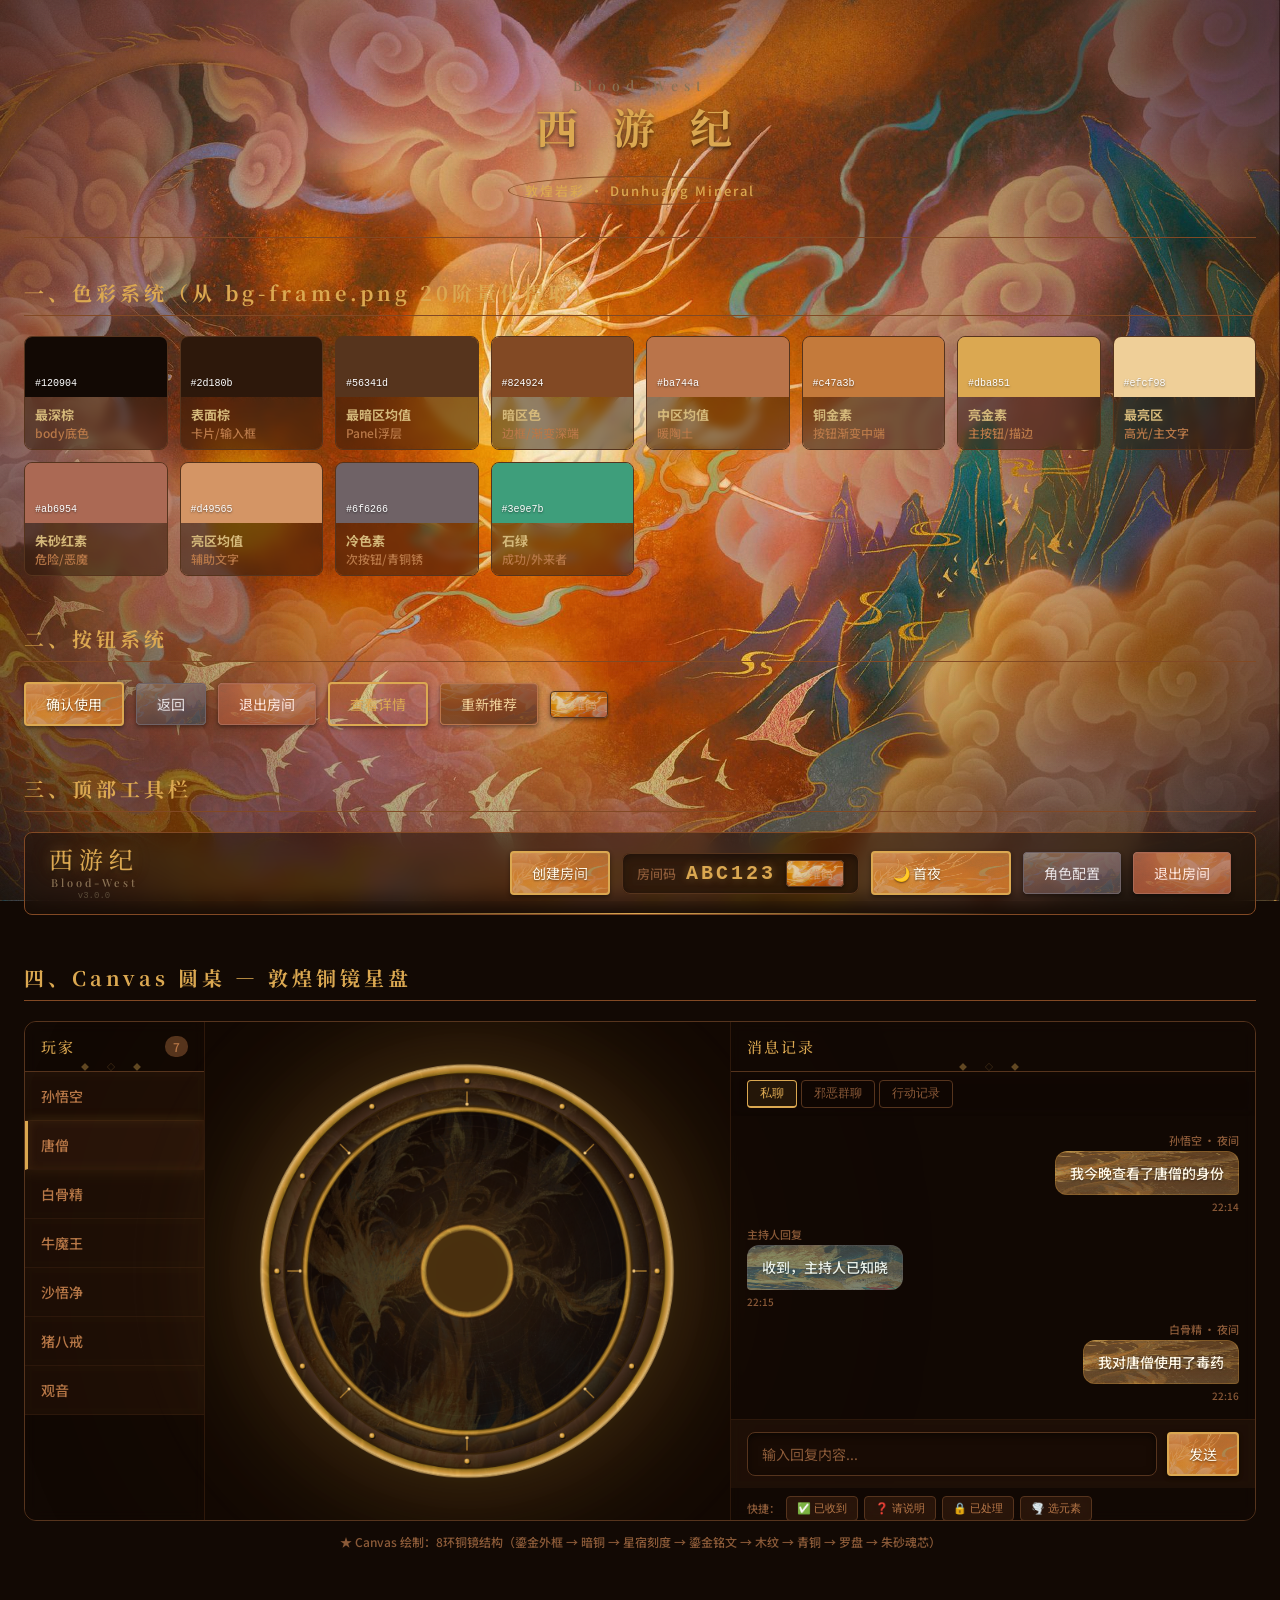
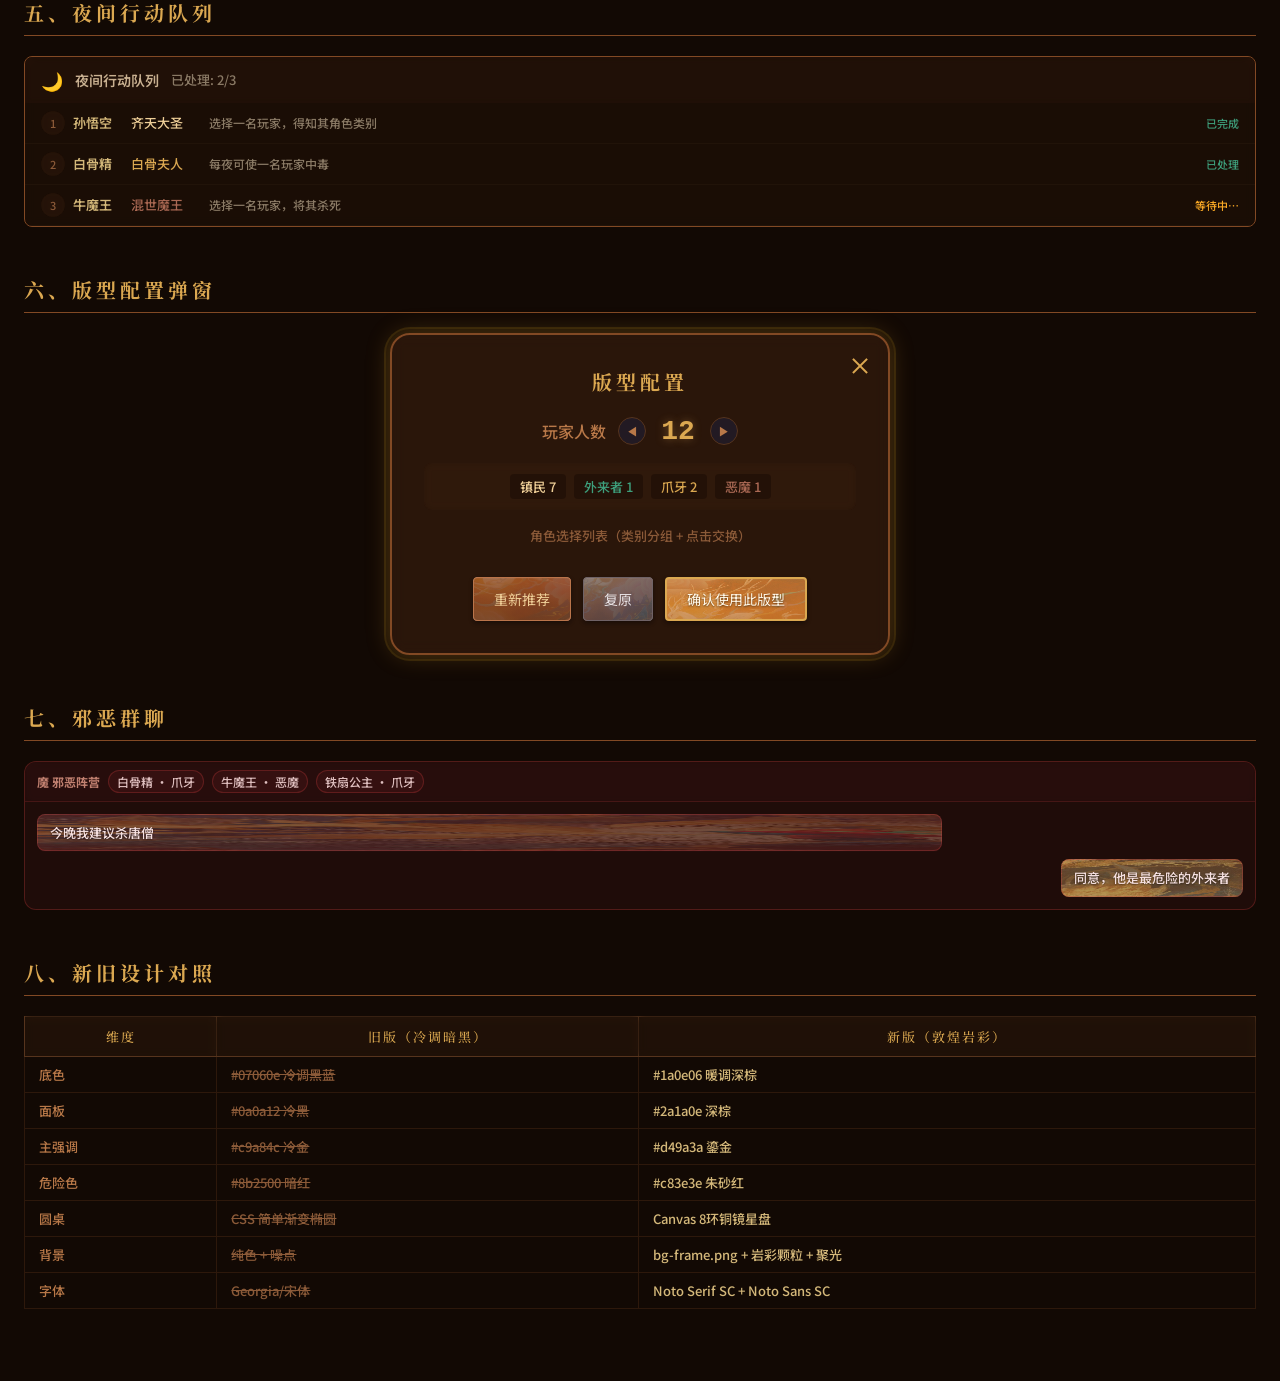
<file: admin/design-preview-dunhuang.html>
<!DOCTYPE html>
<html lang="zh-CN">
<head>
<meta charset="UTF-8">
<meta name="viewport" content="width=device-width, initial-scale=1.0">
<title>西游纪 · 敦煌岩彩设计预览</title>
<link href="https://fonts.googleapis.com/css2?family=Noto+Serif+SC:wght@400;500;600;700&family=Noto+Sans+SC:wght@300;400;500;700&family=Playfair+Display:ital,wght@0,500;0,700;1,500&display=swap" rel="stylesheet">
<style>
/* ============================================================
   敦煌岩彩 · CSS 设计系统变量
   ============================================================ */
:root {
    /* ★ 以下色值均从 bg-frame.png 20阶量化提取 ★ */
    /* 背景层 — 图片暗区 → 最深棕 */
    --bg-deepest:    #120904;   /* 图片最暗像素加深 */
    --bg-deep:       #1f1006;   /* 图片暗区调和 */
    --bg-surface:    #2d180b;   /* 暗区均值 #56341d 的暗化 */
    --bg-elevated:   #3e2212;   /* 中暗过渡 */
    --bg-card:       #4f2e1a;   /* 亮暗交界 */

    /* 鎏金系 — 图片亮金素 #dba851 → 铜金素 #c47a3b → 暗区 #824924 */
    --gold-pale:     #efcf98;   /* 图片最亮区 avg */
    --gold-primary:  #dba851;   /* 图片亮金素 avg */
    --gold-deep:     #c47a3b;   /* 图片铜金素 avg */
    --gold-dark:     #824924;   /* 图片暗区 avg（金→棕过渡） */
    --gold-glow:     rgba(219, 168, 81, 0.4);

    /* 朱砂红系 — 图片朱砂红素 #ab6954 */
    --cinnabar:      #ab6954;   /* 图片朱砂红素 avg（真实陶土赤） */
    --cinnabar-deep: #7f3a28;   /* 朱砂红素暗化 */
    --cinnabar-glow: rgba(171, 105, 84, 0.4);

    /* 冷色素 — 图片唯一冷色调 #6f6266（青铜锈/灰褐） */
    --stone-blue:    #6f6266;   /* 图片冷色素 avg */
    --stone-blue-bg: rgba(111, 98, 102, 0.12);

    --stone-green:   #3e9e7b;   /* 保留石绿（无图片映射） */

    /* 文字 — 图片亮度分层 */
    --cream:         #d4b87a;   /* 最亮区 */
    --cream-dim:     #b87848;   /* 亮区 avg 加深 */
    --cream-muted:   #8b5a38;   /* 中区 avg 加深 */

    /* 边框 */
    --border-subtle: #2d180b;
    --border-mid:    #56341d;   /* 最暗区 avg */
    --border-gold:   #824924;   /* 暗区 avg */
    --border-gilt:   #dba851;   /* 亮金素 */

    /* 阴影 */
    --shadow-gold:     0 0 12px var(--gold-glow);
    --shadow-gold-lg:  0 0 24px var(--gold-glow), 0 0 48px rgba(180, 120, 60, 0.2);
    --shadow-cinnabar: 0 0 10px var(--cinnabar-glow);
    --shadow-card:     0 4px 24px rgba(0, 0, 0, 0.5), 0 0 1px rgba(219, 168, 81, 0.15);
    --shadow-inset:    inset 0 2px 8px rgba(0, 0, 0, 0.5);

    /* 字体 */
    --font-display: 'Noto Serif SC', 'STKaiti', 'KaiTi', serif;
    --font-body:    'Noto Sans SC', 'Microsoft YaHei', sans-serif;
    --font-accent:  'Playfair Display', 'Georgia', serif;
    --font-mono:    'Courier New', 'Consolas', monospace;

    /* 圆角 / 过渡 */
    --radius-sm:   4px;
    --radius-md:   8px;
    --radius-lg:  12px;
    --radius-xl:  20px;
    --radius-full: 50%;
    --transition-fast:   0.15s ease;
    --transition-medium: 0.3s ease;
    --transition-slow:   0.5s ease;

    /* 角色阵营 */
    --role-town:       #efcf98;
    --role-town-bg:    rgba(239, 207, 152, 0.12);
    --role-outsider:   #3e9e7b;
    --role-outsider-bg:rgba(62, 158, 123, 0.15);
    --role-minion:     #dba851;
    --role-minion-bg:  rgba(219, 168, 81, 0.15);
    --role-demon:      #ab6954;
    --role-demon-bg:   rgba(171, 105, 84, 0.15);
}

*, *::before, *::after { margin:0; padding:0; box-sizing:border-box; }
html { scroll-behavior: smooth; }
body {
    font-family: var(--font-body);
    font-weight: 500;
    background-color: var(--bg-deepest);
    background-image: url('bg-frame.jpg');
    background-size: cover;
    background-position: center;
    background-repeat: no-repeat;
    background-attachment: fixed;
    color: var(--cream);
    min-height: 100vh;
    position: relative;
}
body::before {
    content: '';
    position: fixed; top: 0; left: 0; right: 0; bottom: 0;
    pointer-events: none; z-index: 0;
    opacity: 0.03;
    background-image: url("data:image/svg+xml,%3Csvg viewBox='0 0 256 256' xmlns='http://www.w3.org/2000/svg'%3E%3Cfilter id='n'%3E%3CfeTurbulence type='fractalNoise' baseFrequency='0.85' numOctaves='4' stitchTiles='stitch'/%3E%3C/filter%3E%3Crect width='100%25' height='100%25' filter='url(%23n)'/%3E%3C/svg%3E");
    background-repeat: repeat;
    background-size: 256px 256px;
}
body::after {
    content: '';
    position: fixed; top: 0; left: 0; right: 0; bottom: 0;
    pointer-events: none; z-index: 0;
    background: radial-gradient(ellipse at 50% 40%, transparent 40%, rgba(26,14,6,0.6) 85%, rgba(26,14,6,0.85) 100%);
}
.page-wrap { position: relative; z-index: 1; max-width: 1400px; margin: 0 auto; padding: 24px; }

/* 标题 */
.page-header {
    text-align: center; padding: 48px 0 32px;
    border-bottom: 1px solid var(--border-gold); margin-bottom: 40px; position: relative;
}
.page-header::after {
    content: '◆   ◇   ◆';
    display: block; position: absolute;
    bottom: -1px; left: 50%; transform: translateX(-50%);
    font-size: 8px; color: var(--gold-primary); letter-spacing: 8px; opacity: 0.5;
}
.page-header h1 {
    font-family: var(--font-display); font-size: 42px; color: var(--gold-primary);
    letter-spacing: 12px;
    text-shadow: 0 0 20px var(--gold-glow), 0 0 40px rgba(212,154,58,0.3), 0 2px 4px rgba(0,0,0,0.8);
    margin-bottom: 8px;
}
.page-header .sub { font-family: var(--font-accent); font-size: 14px; color: #8b7355; letter-spacing: 6px; }
.page-header .style-tag {
    display: inline-block; margin-top: 12px; padding: 4px 16px;
    background: rgba(212,154,58,0.1); border: 1px solid var(--border-gold);
    border-radius: var(--radius-full); font-size: 13px; color: var(--gold-primary); letter-spacing: 2px;
}
.section { margin-bottom: 48px; }
.section-title {
    font-family: var(--font-display); font-size: 20px; color: var(--gold-primary);
    letter-spacing: 4px; margin-bottom: 20px; padding-bottom: 8px;
    border-bottom: 1px solid var(--border-gold);
    display: flex; align-items: center; gap: 10px;
}

/* ============================================================
   色板
   ============================================================ */
.swatch-grid { display: grid; grid-template-columns: repeat(auto-fill, minmax(130px, 1fr)); gap: 12px; }
.swatch { border-radius: var(--radius-md); overflow: hidden; border: 1px solid var(--border-mid); }
.swatch-color { height: 60px; display: flex; align-items: flex-end; padding: 8px 10px; font-size: 10px; font-family: var(--font-mono); color: #fff; text-shadow: 0 1px 2px rgba(0,0,0,0.5); }
.swatch-label { padding: 8px 10px; background: rgba(45, 24, 11, 0.5); backdrop-filter: blur(4px); font-size: 12px; color: var(--cream-dim); }
.swatch-label strong { color: var(--cream); display: block; font-size: 13px; }

/* ============================================================
   按钮
   ============================================================ */
.btn-row { display: flex; gap: 12px; flex-wrap: wrap; align-items: center; margin-bottom: 16px; }
.btn {
    cursor: pointer; border-radius: var(--radius-sm); padding: 10px 20px;
    font-size: 14px; font-family: var(--font-body);
    transition: all var(--transition-medium);
    position: relative;
    box-shadow: 0 2px 4px rgba(0,0,0,0.4), inset 0 1px 0 rgba(255,255,255,0.03);
    display: inline-flex; align-items: center; gap: 8px; white-space: nowrap;
}
.btn:hover { opacity: 0.9; }
.btn:active { transform: scale(0.97); }
/* ★ 按钮使用 bg-frame.png 纹理 + 色调渐变叠加 ★
   每个按钮变体采样图片不同区域 + 不同色温叠加 */
.btn {
    background-size: 400% 400%;
    background-repeat: no-repeat;
}
/* ① 鎏金主按钮 — 采样图片中心偏上亮区（金色集中区）+ 鎏金叠加 */
.btn-gold {
    background-image:
        linear-gradient(180deg, rgba(219,168,81,0.55) 0%, rgba(196,122,59,0.7) 40%, rgba(100,50,25,0.9) 100%),
        url('bg-frame.jpg');
    background-position: 50% 28%;
    color: #fff8e8; border: 2px solid #dba851; text-shadow: 0 1px 2px rgba(0,0,0,0.5);
}
.btn-gold:hover {
    box-shadow: 0 0 16px rgba(219,168,81,0.5), 0 0 32px rgba(196,122,59,0.3);
    background-image:
        linear-gradient(180deg, rgba(239,207,152,0.5) 0%, rgba(219,168,81,0.6) 40%, rgba(130,73,36,0.85) 100%),
        url('bg-frame.jpg');
    color: #fff;
}
/* ② 石青次按钮 — 图片冷色区域 + 青铜锈灰褐叠加 */
.btn-stone {
    background-image:
        linear-gradient(180deg, rgba(133,120,124,0.6) 0%, rgba(111,98,102,0.75) 40%, rgba(60,50,52,0.9) 100%),
        url('bg-frame.jpg');
    background-position: 65% 60%;
    color: #e8e2e4; border: 1px solid #6f6266;
}
.btn-stone:hover {
    box-shadow: 0 0 10px rgba(111,98,102,0.4);
    background-image:
        linear-gradient(180deg, rgba(160,148,152,0.55) 0%, rgba(111,98,102,0.7) 40%, rgba(74,62,64,0.85) 100%),
        url('bg-frame.jpg');
}
/* ③ 朱砂危险按钮 — 图片暖红陶土区域 + 朱砂红叠加 */
.btn-cinnabar {
    background-image:
        linear-gradient(180deg, rgba(192,112,88,0.6) 0%, rgba(171,105,84,0.75) 40%, rgba(127,58,40,0.9) 100%),
        url('bg-frame.jpg');
    background-position: 35% 50%;
    color: #ffe8e0; border: 1px solid #ab6954;
}
.btn-cinnabar:hover {
    box-shadow: 0 0 14px rgba(171,105,84,0.5);
    background-image:
        linear-gradient(180deg, rgba(210,140,115,0.55) 0%, rgba(171,105,84,0.7) 40%, rgba(140,70,48,0.85) 100%),
        url('bg-frame.jpg');
}
/* ④ 幽灵按钮 — 仅鎏金描边，透明可见下方背景 */
.btn-ghost {
    background: transparent; color: #dba851; border: 2px solid #dba851;
}
.btn-ghost:hover { background: rgba(219,168,81,0.1); box-shadow: 0 0 12px rgba(219,168,81,0.3); }
/* ⑤ 铜色按钮 — 图片中暖区 + 铜色叠加 */
.btn-copper {
    background-image:
        linear-gradient(180deg, rgba(186,116,74,0.6) 0%, rgba(154,80,48,0.75) 40%, rgba(86,52,29,0.9) 100%),
        url('bg-frame.jpg');
    background-position: 50% 70%;
    color: #efcf98; border: 1px solid #ba744a;
}
.btn-copper:hover {
    box-shadow: 0 0 12px rgba(186,116,74,0.4); color: #fff5e0;
    background-image:
        linear-gradient(180deg, rgba(210,145,100,0.55) 0%, rgba(186,116,74,0.7) 40%, rgba(110,70,40,0.85) 100%),
        url('bg-frame.jpg');
}
/* ⑥ 小按钮 — 轻纹理微透明 */
.btn-small {
    padding: 4px 10px; font-size: 12px;
    background-image:
        linear-gradient(180deg, rgba(186,116,74,0.15) 0%, rgba(86,52,29,0.25) 100%),
        url('bg-frame.jpg');
    background-position: 50% 50%;
    color: #d49565; border: 1px solid #56341d;
}
.btn-small:hover {
    border-color: #dba851; color: #dba851;
    box-shadow: 0 0 8px rgba(219,168,81,0.3);
    background-image:
        linear-gradient(180deg, rgba(219,168,81,0.25) 0%, rgba(130,73,36,0.35) 100%),
        url('bg-frame.jpg');
}

/* ============================================================
   工具栏
   ============================================================ */
.toolbar-demo {
    display: flex; align-items: center; justify-content: space-between;
    padding: 12px 24px;
    background: rgba(26, 14, 6, 0.5); backdrop-filter: blur(10px);
    border: 1px solid var(--border-gold);
    border-radius: var(--radius-md);
    position: relative; margin-bottom: 8px;
}
.toolbar-demo::after {
    content: ''; position: absolute; bottom: 0; left: 50%; transform: translateX(-50%);
    width: 60%; height: 1px;
    background: linear-gradient(90deg, transparent, var(--gold-primary), transparent);
}
.logo { display: flex; flex-direction: column; align-items: center; gap: 2px; line-height: 1.2; }
.logo-main {
    font-family: var(--font-display); font-size: 24px; color: var(--gold-primary);
    letter-spacing: 6px;
    text-shadow: 0 0 12px var(--gold-glow), 0 0 24px rgba(212,154,58,0.25), 0 2px 4px rgba(0,0,0,0.8);
}
.logo-sub { font-family: var(--font-accent); font-size: 11px; color: #8b7355; letter-spacing: 3px; }
.logo-version { font-size: 9px; color: #5a4a38; font-family: var(--font-mono); }
.toolbar-actions { display: flex; align-items: center; gap: 12px; }
.room-info-demo {
    display: flex; align-items: center; gap: 10px;
    padding: 6px 14px; background: rgba(45, 24, 11, 0.5); backdrop-filter: blur(4px);
    border: 1px solid var(--border-mid); border-radius: var(--radius-md);
    box-shadow: var(--shadow-inset);
}
.room-label { color: var(--cream-muted); font-size: 13px; }
.room-code-value {
    color: var(--gold-primary); font-size: 20px; font-weight: bold;
    letter-spacing: 3px; font-family: var(--font-mono);
    text-shadow: 0 0 8px var(--gold-glow);
}

/* ============================================================
   ★ CANVAS 圆桌区域 ★
   ============================================================ */
.table-demo-area {
    background: rgba(18, 9, 4, 0.55); backdrop-filter: blur(6px);
    border-radius: var(--radius-xl);
    border: 1px solid var(--border-mid);
    position: relative;
    display: flex;
    align-items: center;
    justify-content: center;
    min-height: 600px;
    overflow: hidden;
}
#round-table-container {
    position: relative;
    /* Canvas + 座位容器 */
}
#table-canvas {
    display: block;
    /* 光晕 */
    filter: drop-shadow(0 0 60px rgba(180, 130, 40, 0.35))
            drop-shadow(0 0 120px rgba(100, 60, 20, 0.25));
}
#seats-overlay {
    position: absolute;
    top: 0; left: 0;
    width: 100%; height: 100%;
    pointer-events: none;
}
.player-seat {
    position: absolute;
    transform: translate(-50%, -50%);
    display: flex; flex-direction: column; align-items: center; gap: 3px;
    cursor: pointer; pointer-events: auto;
    transition: transform var(--transition-medium), filter var(--transition-fast);
    z-index: 3;
}
.player-seat:hover { transform: translate(-50%, -50%) scale(1.12); filter: brightness(1.2); }
.seat-dot {
    width: 22px; height: 22px;
    border-radius: 50%;
    background: radial-gradient(circle at 40% 40%, #8a6840, #3a2010);
    border: 2.5px solid #8b6914;
    box-shadow: 0 0 12px rgba(180,130,40,0.5), 0 0 4px rgba(0,0,0,0.6);
    transition: all var(--transition-medium);
    position: relative;
    display: flex; align-items: center; justify-content: center;
}
.seat-dot.townsfolk { box-shadow: 0 0 12px rgba(245,230,211,0.6); border-color: #c4b59a; }
.seat-dot.outsider { box-shadow: 0 0 12px rgba(62,158,123,0.6); border-color: #3e9e7b; }
.seat-dot.minion { box-shadow: 0 0 14px rgba(212,154,58,0.7); border-color: #d49a3a; }
.seat-dot.demon { box-shadow: 0 0 16px rgba(200,62,62,0.7); border-color: #c83e3e; }
.seat-dot.selected {
    box-shadow: 0 0 22px 6px rgba(212,154,58,0.9);
    border-color: var(--gold-pale);
    background: radial-gradient(circle at 40% 40%, #c89848, #7a4020);
    animation: seatSelPulse 2s ease-in-out infinite;
}
@keyframes seatSelPulse {
    0%, 100% { box-shadow: 0 0 18px 4px rgba(212,154,58,0.8); }
    50% { box-shadow: 0 0 30px 8px rgba(237,195,121,0.95); }
}
.seat-dot .status-dot {
    width: 10px; height: 10px;
    border-radius: 50%;
    background: rgba(10,10,18,0.6);
    border: 1px solid rgba(255,255,255,0.1);
}
.seat-label {
    font-size: 12px; color: #c0b090; text-align: center;
    max-width: 80px; overflow: hidden; text-overflow: ellipsis; white-space: nowrap;
    text-shadow: 0 0 8px rgba(0,0,0,0.9);
}
.seat-role-badge {
    font-size: 10px; padding: 1px 5px; border-radius: 3px;
    white-space: nowrap; text-shadow: 0 0 4px rgba(0,0,0,0.8);
    margin-top: 1px;
}
.role-townsfolk { color: var(--role-town); background: var(--role-town-bg); border: 1px solid rgba(245,230,211,0.25); }
.role-outsider { color: var(--role-outsider); background: var(--role-outsider-bg); border: 1px solid rgba(62,158,123,0.3); }
.role-minion { color: var(--role-minion); background: var(--role-minion-bg); border: 1px solid rgba(212,154,58,0.3); }
.role-demon { color: var(--role-demon); background: var(--role-demon-bg); border: 1px solid rgba(200,62,62,0.3); }

/* 空槽位 */
.player-seat.seat-empty { cursor: default; pointer-events: none; }
.player-seat.seat-empty .seat-dot {
    width: 12px; height: 12px;
    background: rgba(90,74,58,0.2);
    border: 1.5px solid rgba(74,53,32,0.2);
    box-shadow: none;
}

/* ============================================================
   面板 / 玩家列表 / 消息等
   ============================================================ */
.panel-demo { background: rgba(18, 9, 4, 0.55); backdrop-filter: blur(6px); border: 1px solid var(--border-mid); border-radius: var(--radius-lg); overflow: hidden; margin-bottom: 16px; }
.panel-header {
    display: flex; align-items: center; justify-content: space-between;
    padding: 14px 16px; border-bottom: 1px solid var(--border-mid); position: relative;
}
.panel-header::after {
    content: '◆   ◇   ◆';
    display: block; position: absolute;
    bottom: -1px; left: 50%; transform: translateX(-50%);
    font-size: 8px; color: var(--gold-primary); letter-spacing: 8px; opacity: 0.4;
}
.panel-header h2 { font-size: 15px; color: var(--gold-primary); font-family: var(--font-display); letter-spacing: 2px; font-weight: 500; }
.count-badge { background: var(--border-mid); color: var(--cream-dim); font-size: 12px; padding: 2px 8px; border-radius: 10px; }
.player-item {
    padding: 14px 16px; cursor: pointer;
    border-bottom: 1px solid var(--border-subtle);
    display: flex; align-items: center; gap: 10px;
    background: rgba(45, 24, 11, 0.5); backdrop-filter: blur(4px);
    transition: all var(--transition-fast);
    font-size: 14px;
}
.player-item:hover { background: rgba(62, 34, 18, 0.55); backdrop-filter: blur(8px); }
.player-item.active {
    background: rgba(62, 34, 18, 0.55); backdrop-filter: blur(8px);
    border-left: 3px solid var(--gold-primary);
    padding-left: 13px;
    box-shadow: 0 0 12px rgba(212,154,58,0.2), inset 2px 0 8px rgba(212,154,58,0.08);
}
.player-name { color: var(--cream-dim); }

/* 标签页 */
.tab-demo { display: flex; gap: 4px; padding: 8px 16px; background: rgba(18, 9, 4, 0.55); backdrop-filter: blur(6px); }
.msg-tab {
    padding: 4px 12px; background: transparent;
    border: 1px solid var(--border-mid); border-radius: var(--radius-sm);
    color: var(--cream-muted); font-size: 12px;
    cursor: pointer; transition: all var(--transition-fast);
}
.msg-tab:hover { border-color: var(--border-gold); color: var(--cream-dim); }
.msg-tab.active {
    background: rgba(212,154,58,0.1); border-color: var(--gold-primary);
    color: var(--gold-primary); border-bottom: 2px solid var(--gold-primary);
}

/* 消息气泡 */
.msg-list { padding: 16px; display: flex; flex-direction: column; gap: 12px; }
.msg-row { display: flex; flex-direction: column; max-width: 75%; }
.msg-row.player-msg { align-self: flex-end; align-items: flex-end; }
.msg-row.host-msg { align-self: flex-start; align-items: flex-start; }
.msg-meta { font-size: 11px; color: var(--cream-muted); margin-bottom: 3px; }
.msg-bubble { padding: 10px 14px; border-radius: var(--radius-lg); font-size: 14px; line-height: 1.6; word-break: break-all; }
.msg-row.player-msg .msg-bubble {
    background-image:
        linear-gradient(135deg, rgba(180,130,70,0.5) 0%, rgba(140,90,40,0.6) 40%, rgba(80,45,20,0.75) 100%),
        url('msg-bg-parchment.jpg');
    background-size: 350% 350%;
    background-position: 50% 22%;
    background-repeat: no-repeat;
    backdrop-filter: blur(3px);
    border: 1px solid rgba(212,154,58,0.3); color: #fff8e8;
    border-radius: var(--radius-lg) var(--radius-lg) var(--radius-sm) var(--radius-lg);
    text-shadow: 0 1px 2px rgba(0,0,0,0.4);
    box-shadow: inset 0 0 20px rgba(180,130,40,0.08);
}
.msg-row.host-msg .msg-bubble {
    background-image:
        linear-gradient(135deg, rgba(100,110,105,0.5) 0%, rgba(80,90,85,0.6) 40%, rgba(50,55,50,0.75) 100%),
        url('msg-bg-parchment.jpg');
    background-size: 350% 350%;
    background-position: 50% 65%;
    background-repeat: no-repeat;
    backdrop-filter: blur(3px);
    border: 1px solid rgba(111,98,102,0.3); color: #e8f0e8;
    border-radius: var(--radius-lg) var(--radius-lg) var(--radius-lg) var(--radius-sm);
    text-shadow: 0 1px 2px rgba(0,0,0,0.4);
    box-shadow: inset 0 0 20px rgba(100,120,100,0.06);
}
.msg-time { font-size: 10px; color: var(--cream-muted); margin-top: 4px; }
.reply-area-demo { display: flex; gap: 10px; padding: 12px 16px; border-top: 1px solid var(--border-subtle); background: rgba(45, 24, 11, 0.5); backdrop-filter: blur(4px); }
.reply-input {
    flex: 1; padding: 10px 14px;
    background: rgba(18, 9, 4, 0.4); border: 1px solid var(--border-mid);
    border-radius: var(--radius-md); color: var(--cream); font-size: 14px;
    font-family: var(--font-body); outline: none; box-shadow: var(--shadow-inset);
}
.reply-input:focus { border-color: var(--gold-primary); box-shadow: 0 0 8px var(--gold-glow), var(--shadow-inset); }
.reply-input::placeholder { color: var(--cream-muted); }
.quick-reply-row { display: flex; gap: 6px; padding: 8px 16px 12px; flex-wrap: wrap; align-items: center; }
.quick-reply-label { font-size: 11px; color: var(--cream-muted); }
.btn-quick-reply {
    padding: 4px 10px; font-size: 11px; border-radius: var(--radius-sm);
    border: 1px solid var(--border-mid); background: rgba(62, 34, 18, 0.55); backdrop-filter: blur(8px);
    color: var(--cream-dim); cursor: pointer; transition: all var(--transition-fast); white-space: nowrap;
}
.btn-quick-reply:hover { border-color: var(--gold-primary); color: var(--gold-primary); box-shadow: 0 0 6px rgba(212,154,58,0.2); }

/* 弹窗 */
.modal-demo {
    background: rgba(62, 34, 18, 0.55); backdrop-filter: blur(8px); border: 2px solid var(--border-gold);
    border-radius: var(--radius-xl); padding: 32px; max-width: 500px; margin: 0 auto;
    text-align: center; position: relative;
    box-shadow: 0 0 24px rgba(180,130,40,0.3), 0 0 0 4px rgba(26,14,6,0.8), 0 0 0 6px rgba(139,105,20,0.25);
}
.modal-demo h3 { font-family: var(--font-display); font-size: 20px; color: var(--gold-primary); letter-spacing: 4px; margin-bottom: 20px; }
.modal-close-demo { position: absolute; top: 12px; right: 16px; font-size: 24px; color: var(--gold-primary); cursor: pointer; }
.board-count-row { display: flex; align-items: center; justify-content: center; gap: 12px; margin: 16px 0; }
.board-count-value { font-size: 28px; font-weight: bold; color: var(--gold-primary); font-family: var(--font-mono); text-shadow: 0 0 8px var(--gold-glow); min-width: 40px; text-align: center; }
.btn-count-stepper { width: 28px; height: 28px; padding: 0; font-size: 12px; line-height: 28px; text-align: center; border-radius: var(--radius-full); background: rgba(30,30,54,0.6); color: var(--cream-dim); border: 1px solid var(--border-mid); cursor: pointer; }
.board-dist-summary { display: flex; gap: 8px; justify-content: center; flex-wrap: wrap; margin-bottom: 16px; padding: 10px; background: rgba(45, 24, 11, 0.5); backdrop-filter: blur(4px); border-radius: var(--radius-md); border: 1px solid var(--border-subtle); }
.board-dist-item { font-size: 13px; padding: 3px 10px; border-radius: var(--radius-sm); background: rgba(18, 9, 4, 0.4); }
.board-actions { display: flex; gap: 12px; justify-content: center; padding-top: 16px; }

/* 邪恶群聊 */
.evil-demo { background: rgba(58, 20, 20, 0.35); backdrop-filter: blur(6px); border: 1px solid rgba(200,62,62,0.3); border-radius: var(--radius-lg); overflow: hidden; margin-bottom: 16px; }
.evil-bar { display: flex; align-items: center; gap: 8px; padding: 8px 12px; background: rgba(42, 14, 14, 0.4); backdrop-filter: blur(4px); border-bottom: 1px solid rgba(200,62,62,0.2); }
.evil-label { color: #c08070; font-size: 12px; font-weight: bold; }
.evil-chip { padding: 2px 8px; background: rgba(58,18,18,0.8); border: 1px solid rgba(200,62,62,0.3); border-radius: 12px; font-size: 12px; color: #e0c0c0; }
.evil-msg-bubble {
    background-image:
        linear-gradient(135deg, rgba(120,40,35,0.6) 0%, rgba(80,25,20,0.7) 40%, rgba(50,15,12,0.85) 100%),
        url('msg-bg-parchment.jpg');
    background-size: 350% 350%;
    background-position: 50% 85%;
    background-repeat: no-repeat;
    backdrop-filter: blur(3px);
    border: 1px solid rgba(200,62,62,0.35); color: #f5e0e0;
    padding: 8px 12px; border-radius: 8px; font-size: 13px; line-height: 1.5; max-width: 75%;
    text-shadow: 0 1px 2px rgba(0,0,0,0.5);
    box-shadow: inset 0 0 16px rgba(180,40,30,0.1);
}

/* 队列 */
.queue-demo { background: rgba(26, 14, 6, 0.5); backdrop-filter: blur(6px); border: 1px solid var(--border-gold); border-radius: var(--radius-md); overflow: hidden; margin-bottom: 16px; }
.queue-header-demo { display: flex; align-items: center; gap: 12px; padding: 10px 16px; background: rgba(42, 20, 10, 0.5); backdrop-filter: blur(4px); cursor: pointer; }
.queue-collapsed-text { font-size: 14px; color: #c8b090; font-weight: 600; }
.queue-progress { flex: 1; font-size: 13px; color: #8a7a65; }
.queue-row { display: flex; align-items: center; gap: 8px; padding: 8px 16px; font-size: 13px; border-bottom: 1px solid rgba(42,26,14,0.5); transition: background 0.2s; background: rgba(45, 24, 11, 0.2); }
.queue-row:hover { background: rgba(255,255,255,0.02); }
.queue-order { width: 24px; height: 24px; display: flex; align-items: center; justify-content: center; background: rgba(45, 24, 11, 0.5); backdrop-filter: blur(4px); border-radius: 50%; font-size: 11px; color: var(--cream-muted); flex-shrink: 0; }
.queue-player-name { min-width: 50px; font-weight: 600; color: var(--cream); white-space: nowrap; }
.queue-role-name { min-width: 70px; font-weight: 500; white-space: nowrap; }
.queue-action-desc { flex: 1; color: #8a7a65; font-size: 12px; white-space: nowrap; overflow: hidden; text-overflow: ellipsis; }

/* 对比表 */
.compare-table { width: 100%; border-collapse: collapse; font-size: 13px; }
.compare-table th { padding: 10px 14px; background: rgba(45, 24, 11, 0.5); backdrop-filter: blur(4px); border: 1px solid var(--border-mid); color: var(--gold-primary); font-family: var(--font-display); letter-spacing: 2px; font-weight: 500; }
.compare-table td { padding: 8px 14px; border: 1px solid var(--border-subtle); color: var(--cream-dim); }
.compare-table td.old { color: var(--cream-muted); text-decoration: line-through; }
.compare-table td.new { color: var(--cream); font-weight: 500; }

/* 三栏布局示意 */
.layout-demo {
    display: flex; height: 500px;
    border: 1px solid var(--border-mid); border-radius: var(--radius-lg); overflow: hidden;
}
.layout-left { width: 180px; background: rgba(18, 9, 4, 0.55); backdrop-filter: blur(6px); border-right: 1px solid var(--border-subtle); display: flex; flex-direction: column; overflow-y: auto; }
.layout-center { flex: 1; background: rgba(18, 9, 4, 0.4); display: flex; align-items: center; justify-content: center; position: relative; min-width: 0; }
.layout-right { flex: 1; background: rgba(18, 9, 4, 0.55); backdrop-filter: blur(6px); border-left: 1px solid var(--border-subtle); display: flex; flex-direction: column; min-width: 0; }

@media (max-width: 768px) {
    .page-header h1 { font-size: 28px; letter-spacing: 6px; }
    .layout-demo { flex-direction: column; height: auto; }
    .layout-left, .layout-center, .layout-right { width: 100%; min-height: 200px; }
}
@media (prefers-reduced-motion: reduce) {
    *, *::before, *::after { animation-duration: 0.01ms !important; transition-duration: 0.01ms !important; }
}
</style>
</head>
<body>
<div class="page-wrap">

    <!-- ============ 标题 ============ -->
    <header class="page-header">
        <span class="sub">Blood-West</span>
        <h1>西 游 纪</h1>
        <span class="style-tag">敦煌岩彩 · Dunhuang Mineral</span>
    </header>

    <!-- ============ 一、色彩系统（全部从 bg-frame.png 提取） ============ -->
    <section class="section">
        <h2 class="section-title">一、色彩系统（从 bg-frame.png 20阶量化提取）</h2>
        <div class="swatch-grid">
            <div class="swatch"><div class="swatch-color" style="background:#120904;">#120904</div><div class="swatch-label"><strong>最深棕</strong>body底色</div></div>
            <div class="swatch"><div class="swatch-color" style="background:#2d180b;">#2d180b</div><div class="swatch-label"><strong>表面棕</strong>卡片/输入框</div></div>
            <div class="swatch"><div class="swatch-color" style="background:#56341d;">#56341d</div><div class="swatch-label"><strong>最暗区均值</strong>Panel浮层</div></div>
            <div class="swatch"><div class="swatch-color" style="background:#824924;">#824924</div><div class="swatch-label"><strong>暗区色</strong>边框/渐变深端</div></div>
            <div class="swatch"><div class="swatch-color" style="background:#ba744a;">#ba744a</div><div class="swatch-label"><strong>中区均值</strong>暖陶土</div></div>
            <div class="swatch"><div class="swatch-color" style="background:#c47a3b;">#c47a3b</div><div class="swatch-label"><strong>铜金素</strong>按钮渐变中端</div></div>
            <div class="swatch"><div class="swatch-color" style="background:#dba851;">#dba851</div><div class="swatch-label"><strong>亮金素</strong>主按钮/描边</div></div>
            <div class="swatch"><div class="swatch-color" style="background:#efcf98;">#efcf98</div><div class="swatch-label"><strong>最亮区</strong>高光/主文字</div></div>
            <div class="swatch"><div class="swatch-color" style="background:#ab6954;">#ab6954</div><div class="swatch-label"><strong>朱砂红素</strong>危险/恶魔</div></div>
            <div class="swatch"><div class="swatch-color" style="background:#d49565;">#d49565</div><div class="swatch-label"><strong>亮区均值</strong>辅助文字</div></div>
            <div class="swatch"><div class="swatch-color" style="background:#6f6266;">#6f6266</div><div class="swatch-label"><strong>冷色素</strong>次按钮/青铜锈</div></div>
            <div class="swatch"><div class="swatch-color" style="background:#3e9e7b;">#3e9e7b</div><div class="swatch-label"><strong>石绿</strong>成功/外来者</div></div>
        </div>
    </section>

    <!-- ============ 二、按钮系统 ============ -->
    <section class="section">
        <h2 class="section-title">二、按钮系统</h2>
        <div class="btn-row">
            <button class="btn btn-gold">确认使用</button>
            <button class="btn btn-stone">返回</button>
            <button class="btn btn-cinnabar">退出房间</button>
            <button class="btn btn-ghost">查看详情</button>
            <button class="btn btn-copper">重新推荐</button>
            <button class="btn btn-small">二维码</button>
        </div>
    </section>

    <!-- ============ 三、工具栏 ============ -->
    <section class="section">
        <h2 class="section-title">三、顶部工具栏</h2>
        <div class="toolbar-demo">
            <div class="logo">
                <span class="logo-main">西游纪</span>
                <span class="logo-sub">Blood-West</span>
                <span class="logo-version">v3.0.0</span>
            </div>
            <div class="toolbar-actions">
                <button class="btn btn-gold">创建房间</button>
                <div class="room-info-demo">
                    <span class="room-label">房间码</span>
                    <span class="room-code-value">ABC123</span>
                    <button class="btn btn-small">二维码</button>
                </div>
                <button class="btn btn-gold" style="padding:10px 20px;min-width:140px;">🌙 首夜</button>
                <button class="btn btn-stone">角色配置</button>
                <button class="btn btn-cinnabar">退出房间</button>
            </div>
        </div>
    </section>

    <!-- ============ ★ 四、Canvas 圆桌主视图 ★ ============ -->
    <section class="section">
        <h2 class="section-title">四、Canvas 圆桌 — 敦煌铜镜星盘</h2>

        <!-- 三栏布局 -->
        <div class="layout-demo">
            <!-- 左：玩家列表 -->
            <div class="layout-left">
                <div class="panel-header"><h2>玩家</h2><span class="count-badge">7</span></div>
                <div class="player-item">
                    <span class="player-name">孙悟空</span>
                </div>
                <div class="player-item active">
                    <span class="player-name">唐僧</span>
                </div>
                <div class="player-item">
                    <span class="player-name">白骨精</span>
                </div>
                <div class="player-item">
                    <span class="player-name">牛魔王</span>
                </div>
                <div class="player-item">
                    <span class="player-name">沙悟净</span>
                </div>
                <div class="player-item">
                    <span class="player-name">猪八戒</span>
                </div>
                <div class="player-item">
                    <span class="player-name">观音</span>
                </div>
            </div>

            <!-- 中：Canvas 圆桌 -->
            <div class="layout-center" id="table-center">
                <div id="round-table-container" style="position:relative;">
                    <canvas id="table-canvas"></canvas>
                    <div id="seats-overlay"></div>
                </div>
            </div>

            <!-- 右：消息面板 -->
            <div class="layout-right">
                <div class="panel-header"><h2>消息记录</h2></div>
                <div class="tab-demo">
                    <button class="msg-tab active">私聊</button>
                    <button class="msg-tab">邪恶群聊</button>
                    <button class="msg-tab">行动记录</button>
                </div>
                <div class="msg-list">
                    <div class="msg-row player-msg">
                        <span class="msg-meta">孙悟空 · 夜间</span>
                        <div class="msg-bubble">我今晚查看了唐僧的身份</div>
                        <span class="msg-time">22:14</span>
                    </div>
                    <div class="msg-row host-msg">
                        <span class="msg-meta">主持人回复</span>
                        <div class="msg-bubble">收到，主持人已知晓</div>
                        <span class="msg-time">22:15</span>
                    </div>
                    <div class="msg-row player-msg">
                        <span class="msg-meta">白骨精 · 夜间</span>
                        <div class="msg-bubble">我对唐僧使用了毒药</div>
                        <span class="msg-time">22:16</span>
                    </div>
                </div>
                <div class="reply-area-demo">
                    <input class="reply-input" placeholder="输入回复内容..." style="flex:1;">
                    <button class="btn btn-gold">发送</button>
                </div>
                <div class="quick-reply-row">
                    <span class="quick-reply-label">快捷：</span>
                    <button class="btn-quick-reply">✅ 已收到</button>
                    <button class="btn-quick-reply">❓ 请说明</button>
                    <button class="btn-quick-reply">🔒 已处理</button>
                    <button class="btn-quick-reply">🌪️ 选元素</button>
                </div>
            </div>
        </div>

        <!-- Canvas 渲染说明 -->
        <p style="margin-top:12px; font-size:12px; color:var(--cream-muted); text-align:center;">
            ★ Canvas 绘制：8环铜镜结构（鎏金外框 → 暗铜 → 星宿刻度 → 鎏金铭文 → 木纹 → 青铜 → 罗盘 → 朱砂魂芯）
        </p>
    </section>

    <!-- ============ 五、夜间队列 ============ -->
    <section class="section">
        <h2 class="section-title">五、夜间行动队列</h2>
        <div class="queue-demo">
            <div class="queue-header-demo">
                <span style="font-size:18px;">🌙</span>
                <span class="queue-collapsed-text">夜间行动队列</span>
                <span class="queue-progress">已处理: 2/3</span>
            </div>
            <div class="queue-row">
                <span class="queue-order">1</span><span class="queue-player-name">孙悟空</span>
                <span class="queue-role-name" style="color:var(--role-town);">齐天大圣</span>
                <span class="queue-action-desc">选择一名玩家，得知其角色类别</span>
                <span style="font-size:11px;color:#3e9e7b;">已完成</span>
            </div>
            <div class="queue-row">
                <span class="queue-order">2</span><span class="queue-player-name">白骨精</span>
                <span class="queue-role-name" style="color:var(--role-minion);">白骨夫人</span>
                <span class="queue-action-desc">每夜可使一名玩家中毒</span>
                <span style="font-size:11px;color:#3e9e7b;">已处理</span>
            </div>
            <div class="queue-row">
                <span class="queue-order">3</span><span class="queue-player-name">牛魔王</span>
                <span class="queue-role-name" style="color:var(--role-demon);">混世魔王</span>
                <span class="queue-action-desc">选择一名玩家，将其杀死</span>
                <span style="font-size:11px;color:#f9a825;">等待中…</span>
            </div>
        </div>
    </section>

    <!-- ============ 六、弹窗 ============ -->
    <section class="section">
        <h2 class="section-title">六、版型配置弹窗</h2>
        <div class="modal-demo">
            <span class="modal-close-demo">&times;</span>
            <h3>版型配置</h3>
            <div class="board-count-row">
                <span style="color:var(--cream-dim);">玩家人数</span>
                <button class="btn-count-stepper">◀</button>
                <span class="board-count-value">12</span>
                <button class="btn-count-stepper">▶</button>
            </div>
            <div class="board-dist-summary">
                <span class="board-dist-item" style="color:var(--role-town);">镇民 7</span>
                <span class="board-dist-item" style="color:var(--role-outsider);">外来者 1</span>
                <span class="board-dist-item" style="color:var(--role-minion);">爪牙 2</span>
                <span class="board-dist-item" style="color:var(--role-demon);">恶魔 1</span>
            </div>
            <p style="color:var(--cream-muted);font-size:13px;margin:16px 0;">角色选择列表（类别分组 + 点击交换）</p>
            <div class="board-actions">
                <button class="btn btn-copper">重新推荐</button>
                <button class="btn btn-stone">复原</button>
                <button class="btn btn-gold">确认使用此版型</button>
            </div>
        </div>
    </section>

    <!-- ============ 七、邪恶群聊 ============ -->
    <section class="section">
        <h2 class="section-title">七、邪恶群聊</h2>
        <div class="evil-demo">
            <div class="evil-bar">
                <span class="evil-label">魔 邪恶阵营</span>
                <span class="evil-chip">白骨精 · 爪牙</span>
                <span class="evil-chip">牛魔王 · 恶魔</span>
                <span class="evil-chip">铁扇公主 · 爪牙</span>
            </div>
            <div style="padding:12px; display:flex; flex-direction:column; gap:8px;">
                <div class="evil-msg-bubble">今晚我建议杀唐僧</div>
                <div class="evil-msg-bubble" style="align-self:flex-end; background-image:linear-gradient(135deg, rgba(180,130,70,0.5), rgba(100,60,30,0.65)), url('msg-bg-parchment.jpg'); background-size:350% 350%; background-position:50% 40%;">同意，他是最危险的外来者</div>
            </div>
        </div>
    </section>

    <!-- ============ 八、新旧对比 ============ -->
    <section class="section">
        <h2 class="section-title">八、新旧设计对照</h2>
        <table class="compare-table">
            <thead><tr><th>维度</th><th>旧版（冷调暗黑）</th><th>新版（敦煌岩彩）</th></tr></thead>
            <tbody>
                <tr><td>底色</td><td class="old">#07060e 冷调黑蓝</td><td class="new">#1a0e06 暖调深棕</td></tr>
                <tr><td>面板</td><td class="old">#0a0a12 冷黑</td><td class="new">#2a1a0e 深棕</td></tr>
                <tr><td>主强调</td><td class="old">#c9a84c 冷金</td><td class="new">#d49a3a 鎏金</td></tr>
                <tr><td>危险色</td><td class="old">#8b2500 暗红</td><td class="new">#c83e3e 朱砂红</td></tr>
                <tr><td>圆桌</td><td class="old">CSS 简单渐变椭圆</td><td class="new">Canvas 8环铜镜星盘</td></tr>
                <tr><td>背景</td><td class="old">纯色 + 噪点</td><td class="new">bg-frame.png + 岩彩颗粒 + 聚光</td></tr>
                <tr><td>字体</td><td class="old">Georgia/宋体</td><td class="new">Noto Serif SC + Noto Sans SC</td></tr>
            </tbody>
        </table>
    </section>

</div>

<!-- ============================================================
     ★ Canvas 圆桌绘制引擎 ★
     敦煌铜镜星盘 — 8层环结构
     ============================================================ -->
<script>
(function() {
    const container = document.getElementById('round-table-container');
    const canvas = document.getElementById('table-canvas');
    const seatsOverlay = document.getElementById('seats-overlay');
    const ctx = canvas.getContext('2d');

    // 响应式尺寸
    const SIZE = 560;  // 画布逻辑尺寸
    const DPR = Math.min(window.devicePixelRatio || 1, 2);

    function resize() {
        const parent = container.parentElement;
        const maxSize = Math.min(parent.clientWidth * 0.9, parent.clientHeight * 0.9, SIZE);
        const scale = maxSize / SIZE;
        canvas.width = SIZE * DPR;
        canvas.height = SIZE * DPR;
        canvas.style.width = maxSize + 'px';
        canvas.style.height = maxSize + 'px';
        ctx.setTransform(DPR, 0, 0, DPR, 0, 0);

        // 座位覆盖层同步尺寸
        seatsOverlay.style.width = maxSize + 'px';
        seatsOverlay.style.height = maxSize + 'px';

        drawTable();
        positionSeats(maxSize);
    }

    // ============================================================
    //  绘制函数
    // ============================================================
    // ★ 经卷纸纹理图片（用于环层肌理叠加）
    var texImg = null;
    var texLoaded = false;
    function loadTexture() {
        texImg = new Image();
        texImg.onload = function() { texLoaded = true; drawTable(); };
        texImg.src = 'msg-bg-parchment.jpg';
    }
    loadTexture();

    // 辅助：在环形区域内叠加纹理
    function texRing(rOuter, rInner, sx, sy, sw, sh, alpha) {
        if (!texLoaded) return;
        ctx.save();
        ctx.beginPath();
        ctx.arc(cx, cy, rOuter, 0, Math.PI * 2);
        if (rInner > 0) ctx.arc(cx, cy, rInner, 0, Math.PI * 2, true);
        ctx.clip();
        ctx.globalAlpha = alpha;
        var tableSize = rOuter * 2;
        ctx.drawImage(texImg, sx, sy, sw, sh, cx - rOuter, cy - rOuter, tableSize, tableSize);
        ctx.globalAlpha = 1;
        ctx.restore();
    }

    var cx, cy;

    function drawTable() {
        cx = SIZE / 2;
        cy = SIZE / 2;
        const R = SIZE * 0.46; // 最大外径

        ctx.clearRect(0, 0, SIZE, SIZE);

        // ---- 第1层：最外鎏金框 (R~R-8) ----
        const r1 = R;
        const r1i = R - 10;
        const grad1 = ctx.createRadialGradient(cx, cy, r1i, cx, cy, r1);
        grad1.addColorStop(0, '#8b6914');
        grad1.addColorStop(0.5, '#d49a3a');
        grad1.addColorStop(0.85, '#edc379');
        grad1.addColorStop(1, '#5a3e10');
        ctx.beginPath();
        ctx.arc(cx, cy, r1, 0, Math.PI * 2);
        ctx.arc(cx, cy, r1i, 0, Math.PI * 2, true);
        ctx.fillStyle = grad1;
        ctx.fill();
        // ★ 鎏金框经卷纹理 — 采样亮金区
        texRing(r1, r1i, 300, 100, 900, 900, 0.10);

        // 鎏金外框高光环
        ctx.beginPath();
        ctx.arc(cx, cy, r1, 0, Math.PI * 2);
        ctx.strokeStyle = 'rgba(237, 195, 121, 0.6)';
        ctx.lineWidth = 2;
        ctx.stroke();

        // ---- 第2层：钉饰环 ----
        const r2o = r1i - 2;
        const r2i = r2o - 16;
        ctx.beginPath();
        ctx.arc(cx, cy, r2o, 0, Math.PI * 2);
        ctx.arc(cx, cy, r2i, 0, Math.PI * 2, true);
        const grad2 = ctx.createRadialGradient(cx, cy, r2i, cx, cy, r2o);
        grad2.addColorStop(0, '#4a3020');
        grad2.addColorStop(1, '#2a1808');
        ctx.fillStyle = grad2;
        ctx.fill();
        texRing(r2o, r2i, 350, 400, 800, 800, 0.10);

        // 铆钉（12颗，简化）
        const rivetCount = 12;
        const rivetR = (r2o + r2i) / 2;
        for (let i = 0; i < rivetCount; i++) {
            const angle = (i / rivetCount) * Math.PI * 2 - Math.PI / 2;
            const rx = cx + Math.cos(angle) * rivetR;
            const ry = cy + Math.sin(angle) * rivetR;
            ctx.beginPath();
            ctx.arc(rx + 1, ry + 1, 3.5, 0, Math.PI * 2);
            ctx.fillStyle = 'rgba(0,0,0,0.6)';
            ctx.fill();
            const rivetGrad = ctx.createRadialGradient(rx - 1, ry - 1, 0.5, rx, ry, 3.5);
            rivetGrad.addColorStop(0, '#edc379');
            rivetGrad.addColorStop(0.6, '#d49a3a');
            rivetGrad.addColorStop(1, '#8b6914');
            ctx.beginPath();
            ctx.arc(rx, ry, 3.2, 0, Math.PI * 2);
            ctx.fillStyle = rivetGrad;
            ctx.fill();
        }

        // ---- 第3层：星宿刻度环 ----
        const r3o = r2i - 2;
        const r3i = r3o - 20;
        ctx.beginPath();
        ctx.arc(cx, cy, r3o, 0, Math.PI * 2);
        ctx.arc(cx, cy, r3i, 0, Math.PI * 2, true);
        const grad3 = ctx.createRadialGradient(cx, cy, r3i, cx, cy, r3o);
        grad3.addColorStop(0, '#3a2818');
        grad3.addColorStop(0.5, '#2a1808');
        grad3.addColorStop(1, '#1a0a03');
        ctx.fillStyle = grad3;
        ctx.fill();
        // ★ 刻度环纹理 — 采样经卷墨绿暗区，模拟青铜锈
        texRing(r3o, r3i, 400, 700, 700, 700, 0.14);

        // 刻度线（24条，简化）
        const tickCount = 24;
        for (let i = 0; i < tickCount; i++) {
            const angle = (i / tickCount) * Math.PI * 2 - Math.PI / 2;
            const isMajor = i % 3 === 0;
            const len = isMajor ? 14 : 6;
            const outerR = r3o - 3;
            const innerR = outerR - len;
            const x1 = cx + Math.cos(angle) * outerR;
            const y1 = cy + Math.sin(angle) * outerR;
            const x2 = cx + Math.cos(angle) * innerR;
            const y2 = cy + Math.sin(angle) * innerR;
            ctx.beginPath();
            ctx.moveTo(x1, y1);
            ctx.lineTo(x2, y2);
            ctx.strokeStyle = isMajor ? 'rgba(212,154,58,0.8)' : 'rgba(180,120,50,0.35)';
            ctx.lineWidth = isMajor ? 1.5 : 0.7;
            ctx.stroke();
        }
        for (let i = 0; i < 8; i++) {
            const angle = (i / 8) * Math.PI * 2 - Math.PI / 2;
            const dotR = r3o - 19;
            const dx = cx + Math.cos(angle) * dotR;
            const dy = cy + Math.sin(angle) * dotR;
            ctx.beginPath();
            ctx.arc(dx, dy, 2, 0, Math.PI * 2);
            ctx.fillStyle = '#edc379';
            ctx.fill();
        }

        // ---- 第4层：鎏金铭文分隔环 ----
        const r4o = r3i - 2;
        const r4i = r4o - 6;
        ctx.beginPath();
        ctx.arc(cx, cy, r4o, 0, Math.PI * 2);
        ctx.arc(cx, cy, r4i, 0, Math.PI * 2, true);
        const grad4 = ctx.createRadialGradient(cx, cy, r4i, cx, cy, r4o);
        grad4.addColorStop(0, '#8b6914');
        grad4.addColorStop(0.5, '#d49a3a');
        grad4.addColorStop(1, '#5a3e10');
        ctx.fillStyle = grad4;
        ctx.fill();
        texRing(r4o, r4i, 250, 200, 1000, 1000, 0.10);

        // ---- 第5层：木纹桌面 ★ 主纹理区 ----
        const r5o = r4i - 1;
        const r5i = r5o - 140;
        ctx.beginPath();
        ctx.arc(cx, cy, r5o, 0, Math.PI * 2);
        ctx.arc(cx, cy, r5i, 0, Math.PI * 2, true);
        const grad5 = ctx.createRadialGradient(cx, cy, r5i, cx, cy, r5o);
        grad5.addColorStop(0, '#2a1808');
        grad5.addColorStop(0.5, '#1a0c03');
        grad5.addColorStop(1, '#0d0400');
        ctx.fillStyle = grad5;
        ctx.fill();
        // ★ 桌面主纹理 — 采样经卷暖金区
        texRing(r5o, r5i, 200, 150, 1100, 1100, 0.22);

        // 木纹纹理
        ctx.save();
        ctx.beginPath();
        ctx.arc(cx, cy, r5o, 0, Math.PI * 2);
        ctx.arc(cx, cy, r5i, 0, Math.PI * 2, true);
        ctx.clip();
        for (let r = r5i + 4; r < r5o; r += 12 + Math.random() * 5) {
            ctx.beginPath();
            ctx.arc(cx, cy, r, 0, Math.PI * 2);
            const alpha = 0.02 + Math.random() * 0.04;
            ctx.strokeStyle = 'rgba(180,140,100,' + alpha + ')';
            ctx.lineWidth = 0.5 + Math.random() * 1;
            ctx.stroke();
        }
        for (let i = 0; i < 30; i++) {
            const angle = (i / 30) * Math.PI * 2 + (Math.random() - 0.5) * 0.1;
            const sr = r5i + Math.random() * (r5o - r5i) * 0.6;
            const er = sr + 10 + Math.random() * 30;
            const sx2 = cx + Math.cos(angle) * sr;
            const sy2 = cy + Math.sin(angle) * sr;
            const ex = cx + Math.cos(angle) * Math.min(er, r5o);
            const ey = cy + Math.sin(angle) * Math.min(er, r5o);
            ctx.beginPath();
            ctx.moveTo(sx2, sy2);
            ctx.lineTo(ex, ey);
            ctx.strokeStyle = 'rgba(160,120,80,' + (0.02 + Math.random() * 0.03) + ')';
            ctx.lineWidth = 0.3 + Math.random() * 0.5;
            ctx.stroke();
        }
        ctx.restore();

        // ---- 第6层：鎏金内框 ----
        const r6o = r5i;
        const r6i = r6o - 8;
        ctx.beginPath();
        ctx.arc(cx, cy, r6o, 0, Math.PI * 2);
        ctx.arc(cx, cy, r6i, 0, Math.PI * 2, true);
        const grad6 = ctx.createRadialGradient(cx, cy, r6i, cx, cy, r6o);
        grad6.addColorStop(0, '#6a4a1a');
        grad6.addColorStop(0.4, '#c49a3a');
        grad6.addColorStop(0.7, '#d49a3a');
        grad6.addColorStop(1, '#4a2a08');
        ctx.fillStyle = grad6;
        ctx.fill();
        texRing(r6o, r6i, 300, 300, 900, 900, 0.10);

        // ---- 第7层：内圈青铜面板 ----
        const r7o = r6i - 1;
        const r7i = r7o - 60;
        ctx.beginPath();
        ctx.arc(cx, cy, r7o, 0, Math.PI * 2);
        ctx.arc(cx, cy, r7i, 0, Math.PI * 2, true);
        const grad7 = ctx.createRadialGradient(cx, cy, r7i, cx, cy, r7o);
        grad7.addColorStop(0, '#5a4028');
        grad7.addColorStop(0.6, '#3a2410');
        grad7.addColorStop(1, '#1a0a03');
        ctx.fillStyle = grad7;
        ctx.fill();
        // ★ 青铜面板纹理 — 采样经卷冷色/墨绿区
        texRing(r7o, r7i, 450, 650, 600, 600, 0.16);

        // 内圈简化为十字方位线
        for (let i = 0; i < 4; i++) {
            const angle = (i / 4) * Math.PI - Math.PI / 2;
            const innerX = cx + Math.cos(angle) * (r7i + 6);
            const innerY = cy + Math.sin(angle) * (r7i + 6);
            const outerX = cx + Math.cos(angle) * (r7o - 6);
            const outerY = cy + Math.sin(angle) * (r7o - 6);
            ctx.beginPath();
            ctx.moveTo(innerX, innerY);
            ctx.lineTo(outerX, outerY);
            ctx.strokeStyle = 'rgba(212,154,58,0.2)';
            ctx.lineWidth = 1;
            ctx.stroke();
        }

        // ---- 第8层：中央罗盘/魂芯 ----
        const r8 = r7i + 1;
        const grad8_ring = ctx.createRadialGradient(cx, cy, r8 - 4, cx, cy, r8);
        grad8_ring.addColorStop(0, '#8b6914');
        grad8_ring.addColorStop(0.5, '#d49a3a');
        grad8_ring.addColorStop(1, '#4a2a08');
        ctx.beginPath();
        ctx.arc(cx, cy, r8, 0, Math.PI * 2);
        ctx.fillStyle = grad8_ring;
        ctx.fill();

        // 核心暗面
        const rCore = r8 - 4;
        const gradCore = ctx.createRadialGradient(cx - 2, cy - 2, rCore * 0.1, cx, cy, rCore);
        gradCore.addColorStop(0, '#8b3a20');
        gradCore.addColorStop(0.4, '#4a1810');
        gradCore.addColorStop(1, '#1a0402');
        ctx.beginPath();
        ctx.arc(cx, cy, rCore, 0, Math.PI * 2);
        ctx.fillStyle = gradCore;
        ctx.fill();
        // ★ 魂芯纹理 — 采样经卷暗红区
        texRing(rCore, 0, 500, 1200, 500, 500, 0.14);

        // 核心十字准线
        ctx.beginPath();
        ctx.moveTo(cx - rCore * 0.7, cy);
        ctx.lineTo(cx + rCore * 0.7, cy);
        ctx.moveTo(cx, cy - rCore * 0.7);
        ctx.lineTo(cx, cy + rCore * 0.7);
        ctx.strokeStyle = 'rgba(237, 195, 121, 0.45)';
        ctx.lineWidth = 1;
        ctx.stroke();

        // 中心亮点
        const gradCenter = ctx.createRadialGradient(cx, cy, 0, cx, cy, 6);
        gradCenter.addColorStop(0, '#fff8e0');
        gradCenter.addColorStop(0.3, '#edc379');
        gradCenter.addColorStop(0.6, '#d49a3a');
        gradCenter.addColorStop(1, 'transparent');
        ctx.beginPath();
        ctx.arc(cx, cy, 6, 0, Math.PI * 2);
        ctx.fillStyle = gradCenter;
        ctx.fill();
    }
    // ============================================================
    //  座位定位（基于最外层鎏金框的外围）
    // ============================================================
    function positionSeats(canvasSize) {
        seatsOverlay.innerHTML = '';

        const players = [
            { name: '孙悟空', role: '齐天大圣', type: 'townsfolk', selected: false },
            { name: '唐僧', role: '金蝉子', type: 'townsfolk', selected: true },
            { name: '白骨精', role: '白骨夫人', type: 'minion', selected: false },
            { name: '牛魔王', role: '混世魔王', type: 'demon', selected: false },
            { name: '沙悟净', role: '卷帘大将', type: 'townsfolk', selected: false },
            { name: '猪八戒', role: '天蓬元帅', type: 'outsider', selected: false },
            { name: '观音', role: '南海观音', type: 'townsfolk', selected: false },
        ];

        const cx = canvasSize / 2;
        const cy = canvasSize / 2;
        const tableOuterR = canvasSize * 0.46; // 与 Canvas 中 R 对应
        const seatDistance = tableOuterR + 28;  // 座位在桌面外沿

        // 分配角度：从顶部开始，均匀分布
        const count = players.length;
        const startAngle = -Math.PI / 2; // 顶部开始

        players.forEach((p, i) => {
            // 留出顶部缺口（阶段文字上方）
            let angle;
            if (count <= 7) {
                // 从顶部略偏开始绕圈排布
                const offset = Math.PI * 0.08;
                angle = startAngle - offset + (i / (count - 1)) * (Math.PI * 2 - offset * 2);
                if (count === 1) angle = startAngle;
            } else {
                angle = startAngle + (i / count) * Math.PI * 2;
            }

            const sx = cx + Math.cos(angle) * seatDistance;
            const sy = cy + Math.sin(angle) * seatDistance;

            const typeClass = ({ townsfolk: 'townsfolk', outsider: 'outsider', minion: 'minion', demon: 'demon' })[p.type];
            const roleClass = ({ townsfolk: 'role-townsfolk', outsider: 'role-outsider', minion: 'role-minion', demon: 'role-demon' })[p.type];
            const selClass = p.selected ? ' selected' : '';

            const seat = document.createElement('div');
            seat.className = `player-seat`;
            seat.style.left = sx + 'px';
            seat.style.top = sy + 'px';
            seat.innerHTML = `
                <div class="seat-dot ${typeClass}${selClass}">
                    <div class="status-dot"></div>
                </div>
                <span class="seat-label">${p.name}</span>
                <span class="seat-role-badge ${roleClass}">${p.role}</span>
            `;
            seat.addEventListener('click', () => {
                // 点击切换选中
                seatsOverlay.querySelectorAll('.seat-dot').forEach(d => d.classList.remove('selected'));
                seat.querySelector('.seat-dot').classList.add('selected');
            });
            seatsOverlay.appendChild(seat);
        });
    }

    // 初始化
    resize();
    window.addEventListener('resize', resize);

    // 悬停座位时增强光晕
    seatsOverlay.addEventListener('mouseover', (e) => {
        const seat = e.target.closest('.player-seat');
        if (seat) {
            const dot = seat.querySelector('.seat-dot');
            dot.style.filter = 'brightness(1.3)';
        }
    });
    seatsOverlay.addEventListener('mouseout', (e) => {
        const seat = e.target.closest('.player-seat');
        if (seat) {
            const dot = seat.querySelector('.seat-dot');
            dot.style.filter = '';
        }
    });
})();
</script>
</body>
</html>
</file>
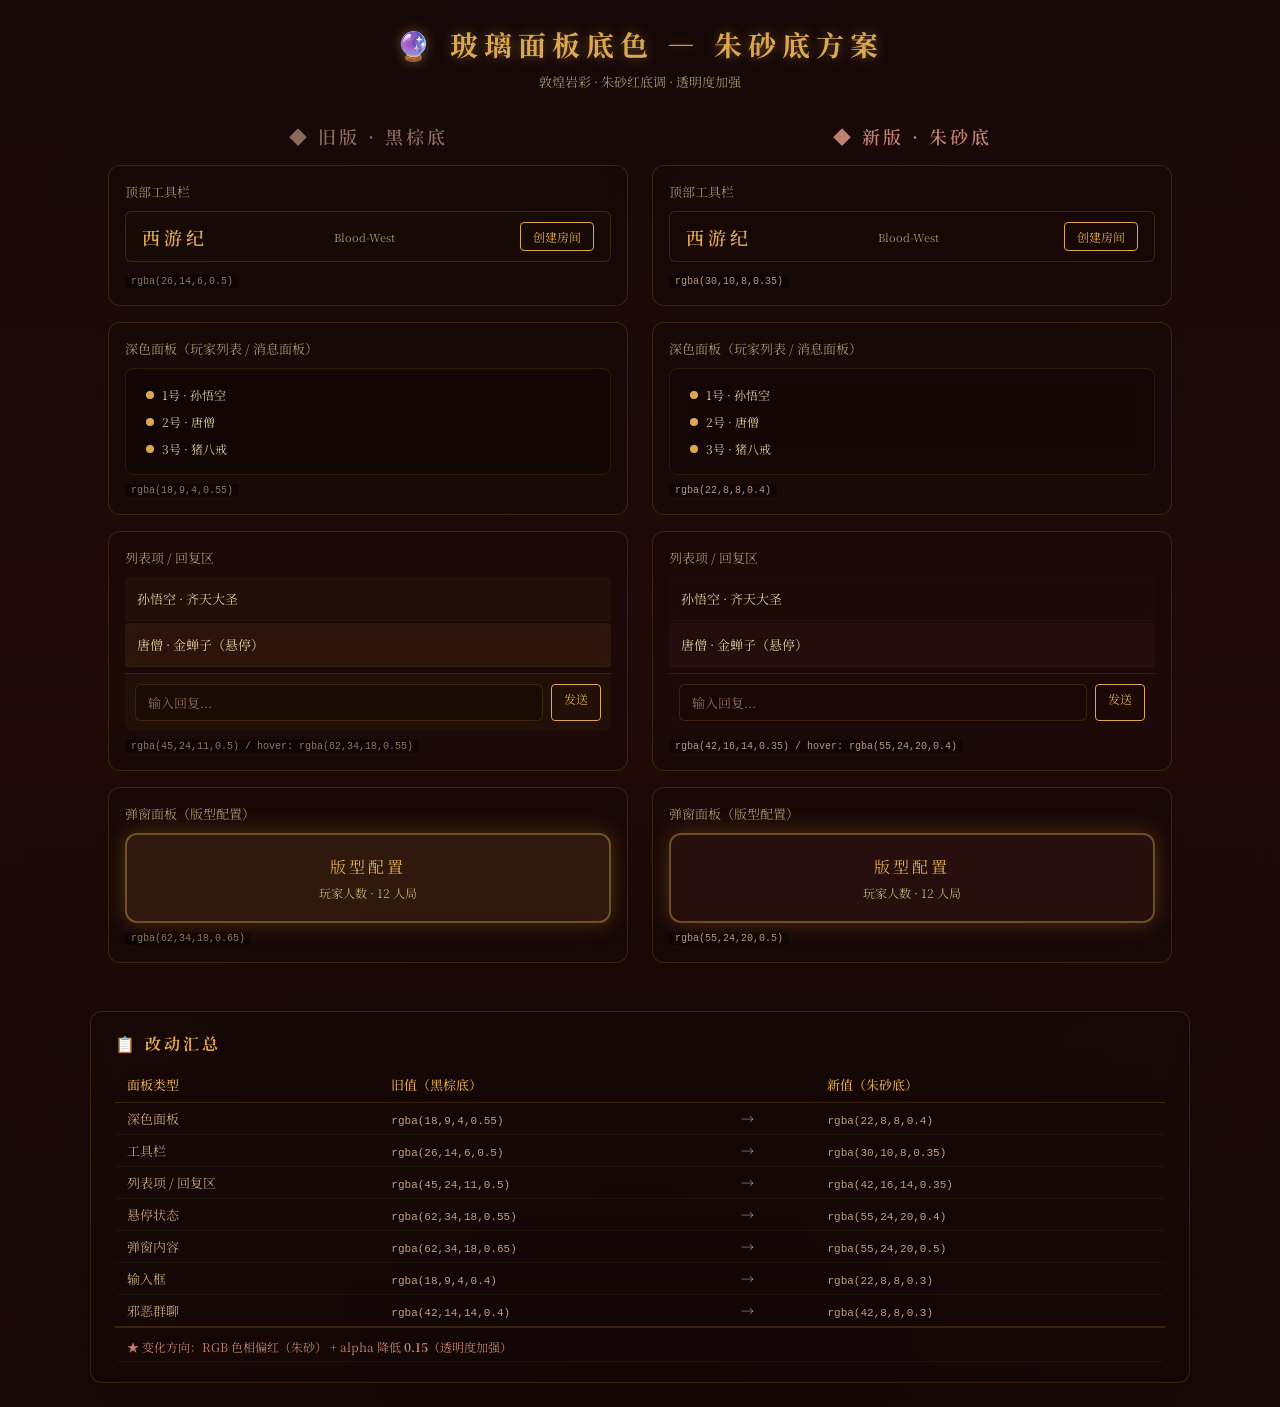
<file: admin/glass-color-compare.html>
<!DOCTYPE html>
<html lang="zh-CN">
<head>
    <meta charset="UTF-8">
    <meta name="viewport" content="width=device-width, initial-scale=1.0">
    <title>玻璃面板 — 朱砂底方案 · 西游纪</title>
    <link href="https://fonts.googleapis.com/css2?family=Noto+Serif+SC:wght@400;500;600;700&family=Noto+Sans+SC:wght@300;400;500;700&display=swap" rel="stylesheet">
    <style>
        * { margin: 0; padding: 0; box-sizing: border-box; }

        body {
            background:
                radial-gradient(ellipse at 50% 40%, transparent 40%, rgba(30,10,8,0.45) 85%, rgba(30,10,8,0.7) 100%),
                linear-gradient(180deg, #160808 0%, #200a08 50%, #0d0403 100%);
            min-height: 100vh;
            font-family: 'Noto Serif SC', 'Noto Sans SC', serif;
            color: #dcc8a0;
            padding: 24px;
        }

        h1 {
            text-align: center;
            font-size: 28px;
            letter-spacing: 6px;
            color: #dba851;
            text-shadow: 0 0 12px rgba(219,168,81,0.4);
            margin-bottom: 8px;
        }
        .subtitle {
            text-align: center;
            color: #a09070;
            font-size: 13px;
            margin-bottom: 32px;
        }

        .compare-row {
            display: flex;
            gap: 24px;
            max-width: 1100px;
            margin: 0 auto 32px;
            flex-wrap: wrap;
            justify-content: center;
        }

        .column {
            flex: 1;
            min-width: 340px;
            max-width: 520px;
        }
        .col-label {
            text-align: center;
            font-size: 18px;
            font-weight: 600;
            letter-spacing: 3px;
            margin-bottom: 16px;
        }
        .col-label.old { color: #8b6a5a; }
        .col-label.new { color: #c08070; }

        .panel-section {
            background: rgba(22,8,8,0.4);
            backdrop-filter: blur(8px);
            border: 1px solid rgba(139,105,20,0.3);
            border-radius: 12px;
            padding: 16px;
            margin-bottom: 16px;
        }
        .panel-section h3 {
            font-size: 13px;
            color: #a09070;
            margin-bottom: 10px;
            font-weight: 400;
        }

        /* 工具栏 */
        .toolbar {
            display: flex; align-items: center; justify-content: space-between;
            padding: 10px 16px;
            backdrop-filter: blur(10px);
            border: 1px solid rgba(139,105,20,0.3);
            border-radius: 6px;
            margin-bottom: 4px;
        }
        .toolbar.old { background: rgba(26,14,6,0.5); }
        .toolbar.new { background: rgba(30,10,8,0.35); }

        .mock-logo { font-size: 18px; color: #dba851; letter-spacing: 4px; font-weight: 600; }
        .mock-btn {
            padding: 5px 12px;
            border-radius: 4px;
            border: 1px solid #dba851;
            color: #dba851;
            font-size: 12px;
            background: transparent;
            font-family: inherit;
        }

        /* 深色面板 */
        .deep-panel {
            backdrop-filter: blur(6px);
            border: 1px solid rgba(139,105,20,0.2);
            border-radius: 8px;
            padding: 12px;
            min-height: 70px;
        }
        .deep-panel.old { background: rgba(18,9,4,0.55); }
        .deep-panel.new { background: rgba(22,8,8,0.4); }

        .mock-item {
            display: flex; align-items: center; gap: 8px;
            padding: 5px 8px;
            border-radius: 4px;
            font-size: 12px;
        }
        .mock-dot {
            width: 8px; height: 8px;
            border-radius: 50%;
            background: #dba851;
            flex-shrink: 0;
        }

        /* 中等面板 */
        .mid-panel {
            backdrop-filter: blur(4px);
            border: 1px solid rgba(139,105,20,0.2);
            border-radius: 8px;
            padding: 10px 14px;
            display: flex; align-items: center; gap: 10px;
        }
        .mid-panel.old { background: rgba(45,24,11,0.5); }
        .mid-panel.new { background: rgba(42,16,14,0.35); }

        /* 列表项 */
        .list-item {
            padding: 12px;
            cursor: pointer;
            border-bottom: 1px solid rgba(139,105,20,0.1);
            display: flex; align-items: center; gap: 8px;
            backdrop-filter: blur(4px);
            font-size: 13px;
            border-radius: 4px;
        }
        .list-item.old { background: rgba(45,24,11,0.5); }
        .list-item.new { background: rgba(42,16,14,0.35); }

        .list-item.hover-old { background: rgba(62,34,18,0.55); backdrop-filter: blur(8px); }
        .list-item.hover-new { background: rgba(55,24,20,0.4); backdrop-filter: blur(8px); }

        /* 弹窗 */
        .modal-box {
            backdrop-filter: blur(12px);
            border: 2px solid rgba(219,168,81,0.4);
            border-radius: 12px;
            padding: 20px;
            text-align: center;
        }
        .modal-box.old {
            background: rgba(62,34,18,0.65);
            box-shadow: 0 0 24px rgba(180,130,40,0.3), 0 0 0 4px rgba(26,14,6,0.8);
        }
        .modal-box.new {
            background: rgba(55,24,20,0.5);
            box-shadow: 0 0 24px rgba(180,130,40,0.3), 0 0 0 4px rgba(30,10,8,0.65);
        }
        .modal-box h3 { color: #dba851; font-size: 16px; letter-spacing: 3px; margin-bottom: 6px; }
        .modal-box p { font-size: 12px; color: #c0a880; }

        /* 回复输入区 */
        .reply-area {
            display: flex; gap: 8px;
            padding: 10px;
            border-top: 1px solid rgba(139,105,20,0.2);
            backdrop-filter: blur(4px);
            border-radius: 0 0 8px 8px;
        }
        .reply-area.old { background: rgba(45,24,11,0.5); }
        .reply-area.new { background: rgba(42,16,14,0.35); }

        .reply-input {
            flex: 1; padding: 8px 12px;
            border: 1px solid rgba(139,105,20,0.3);
            border-radius: 6px;
            color: #dcc8a0;
            font-size: 13px;
            font-family: inherit;
            outline: none;
        }
        .reply-input.old { background: rgba(18,9,4,0.4); }
        .reply-input.new { background: rgba(22,8,8,0.3); }
        .reply-input::placeholder { color: #8b6a5a; }

        /* 色值标签 */
        .color-tag {
            display: inline-block;
            font-family: 'Courier New', monospace;
            font-size: 10px;
            padding: 1px 6px;
            border-radius: 3px;
            margin-top: 4px;
        }
        .old .color-tag { background: rgba(0,0,0,0.4); color: #8b7a60; }
        .new .color-tag { background: rgba(0,0,0,0.4); color: #b89880; }

        .summary-box {
            max-width: 1100px;
            margin: 0 auto;
            background: rgba(22,8,8,0.4);
            backdrop-filter: blur(8px);
            border: 1px solid rgba(139,105,20,0.3);
            border-radius: 12px;
            padding: 20px 24px;
        }
        .summary-box h2 {
            color: #dba851;
            font-size: 16px;
            letter-spacing: 3px;
            margin-bottom: 12px;
        }
        .summary-box table {
            width: 100%;
            border-collapse: collapse;
            font-size: 13px;
        }
        .summary-box th {
            padding: 8px 12px;
            text-align: left;
            color: #dba851;
            border-bottom: 1px solid rgba(139,105,20,0.3);
            font-weight: 500;
        }
        .summary-box td {
            padding: 6px 12px;
            border-bottom: 1px solid rgba(139,105,20,0.1);
            color: #c0a080;
        }
        .summary-box td code {
            font-family: 'Courier New', monospace;
            font-size: 11px;
        }
        .arrow { color: #c08070; }

        @media (max-width: 800px) {
            .compare-row { flex-direction: column; align-items: center; }
            .column { max-width: 100%; }
        }
    </style>
</head>
<body>

<h1>🔮 玻璃面板底色 — 朱砂底方案</h1>
<p class="subtitle">敦煌岩彩 · 朱砂红底调 · 透明度加强</p>

<div class="compare-row">

    <!-- ====== 旧版 ====== -->
    <div class="column">
        <div class="col-label old">◆ 旧版 · 黑棕底</div>

        <div class="panel-section old">
            <h3>顶部工具栏</h3>
            <div class="toolbar old">
                <span class="mock-logo">西游纪</span>
                <span style="font-size:11px;color:#a09070;">Blood-West</span>
                <span class="mock-btn">创建房间</span>
            </div>
            <span class="color-tag">rgba(26,14,6,0.5)</span>
        </div>

        <div class="panel-section old">
            <h3>深色面板（玩家列表 / 消息面板）</h3>
            <div class="deep-panel old">
                <div class="mock-item"><span class="mock-dot"></span> 1号 · 孙悟空</div>
                <div class="mock-item"><span class="mock-dot"></span> 2号 · 唐僧</div>
                <div class="mock-item"><span class="mock-dot"></span> 3号 · 猪八戒</div>
            </div>
            <span class="color-tag">rgba(18,9,4,0.55)</span>
        </div>

        <div class="panel-section old">
            <h3>列表项 / 回复区</h3>
            <div class="list-item old">孙悟空 · 齐天大圣</div>
            <div class="list-item hover-old" style="margin-top:2px;">唐僧 · 金蝉子（悬停）</div>
            <div style="margin-top:6px;">
                <div class="reply-area old">
                    <input class="reply-input old" placeholder="输入回复..." readonly>
                    <span class="mock-btn">发送</span>
                </div>
            </div>
            <span class="color-tag">rgba(45,24,11,0.5) / hover: rgba(62,34,18,0.55)</span>
        </div>

        <div class="panel-section old">
            <h3>弹窗面板（版型配置）</h3>
            <div class="modal-box old">
                <h3>版型配置</h3>
                <p>玩家人数 · 12 人局</p>
            </div>
            <span class="color-tag">rgba(62,34,18,0.65)</span>
        </div>
    </div>

    <!-- ====== 新版 ====== -->
    <div class="column">
        <div class="col-label new">◆ 新版 · 朱砂底</div>

        <div class="panel-section new">
            <h3>顶部工具栏</h3>
            <div class="toolbar new">
                <span class="mock-logo">西游纪</span>
                <span style="font-size:11px;color:#a09070;">Blood-West</span>
                <span class="mock-btn">创建房间</span>
            </div>
            <span class="color-tag">rgba(30,10,8,0.35)</span>
        </div>

        <div class="panel-section new">
            <h3>深色面板（玩家列表 / 消息面板）</h3>
            <div class="deep-panel new">
                <div class="mock-item"><span class="mock-dot"></span> 1号 · 孙悟空</div>
                <div class="mock-item"><span class="mock-dot"></span> 2号 · 唐僧</div>
                <div class="mock-item"><span class="mock-dot"></span> 3号 · 猪八戒</div>
            </div>
            <span class="color-tag">rgba(22,8,8,0.4)</span>
        </div>

        <div class="panel-section new">
            <h3>列表项 / 回复区</h3>
            <div class="list-item new">孙悟空 · 齐天大圣</div>
            <div class="list-item hover-new" style="margin-top:2px;">唐僧 · 金蝉子（悬停）</div>
            <div style="margin-top:6px;">
                <div class="reply-area new">
                    <input class="reply-input new" placeholder="输入回复..." readonly>
                    <span class="mock-btn">发送</span>
                </div>
            </div>
            <span class="color-tag">rgba(42,16,14,0.35) / hover: rgba(55,24,20,0.4)</span>
        </div>

        <div class="panel-section new">
            <h3>弹窗面板（版型配置）</h3>
            <div class="modal-box new">
                <h3>版型配置</h3>
                <p>玩家人数 · 12 人局</p>
            </div>
            <span class="color-tag">rgba(55,24,20,0.5)</span>
        </div>
    </div>

</div>

<!-- ====== 改动汇总 ====== -->
<div class="summary-box">
    <h2>📋 改动汇总</h2>
    <table>
        <thead>
            <tr><th>面板类型</th><th>旧值（黑棕底）</th><th></th><th>新值（朱砂底）</th></tr>
        </thead>
        <tbody>
            <tr>
                <td>深色面板</td>
                <td><code>rgba(18,9,4,0.55)</code></td>
                <td class="arrow">→</td>
                <td><code>rgba(22,8,8,0.4)</code></td>
            </tr>
            <tr>
                <td>工具栏</td>
                <td><code>rgba(26,14,6,0.5)</code></td>
                <td class="arrow">→</td>
                <td><code>rgba(30,10,8,0.35)</code></td>
            </tr>
            <tr>
                <td>列表项 / 回复区</td>
                <td><code>rgba(45,24,11,0.5)</code></td>
                <td class="arrow">→</td>
                <td><code>rgba(42,16,14,0.35)</code></td>
            </tr>
            <tr>
                <td>悬停状态</td>
                <td><code>rgba(62,34,18,0.55)</code></td>
                <td class="arrow">→</td>
                <td><code>rgba(55,24,20,0.4)</code></td>
            </tr>
            <tr>
                <td>弹窗内容</td>
                <td><code>rgba(62,34,18,0.65)</code></td>
                <td class="arrow">→</td>
                <td><code>rgba(55,24,20,0.5)</code></td>
            </tr>
            <tr>
                <td>输入框</td>
                <td><code>rgba(18,9,4,0.4)</code></td>
                <td class="arrow">→</td>
                <td><code>rgba(22,8,8,0.3)</code></td>
            </tr>
            <tr>
                <td>邪恶群聊</td>
                <td><code>rgba(42,14,14,0.4)</code></td>
                <td class="arrow">→</td>
                <td><code>rgba(42,8,8,0.3)</code></td>
            </tr>
            <tr style="border-top: 2px solid rgba(139,105,20,0.3);">
                <td colspan="4" style="padding-top:10px; color:#c08070; font-size:12px;">
                    ★ 变化方向：RGB 色相偏红（朱砂） + alpha 降低 <strong>0.15</strong>（透明度加强）
                </td>
            </tr>
        </tbody>
    </table>
</div>

</body>
</html>
</file>
